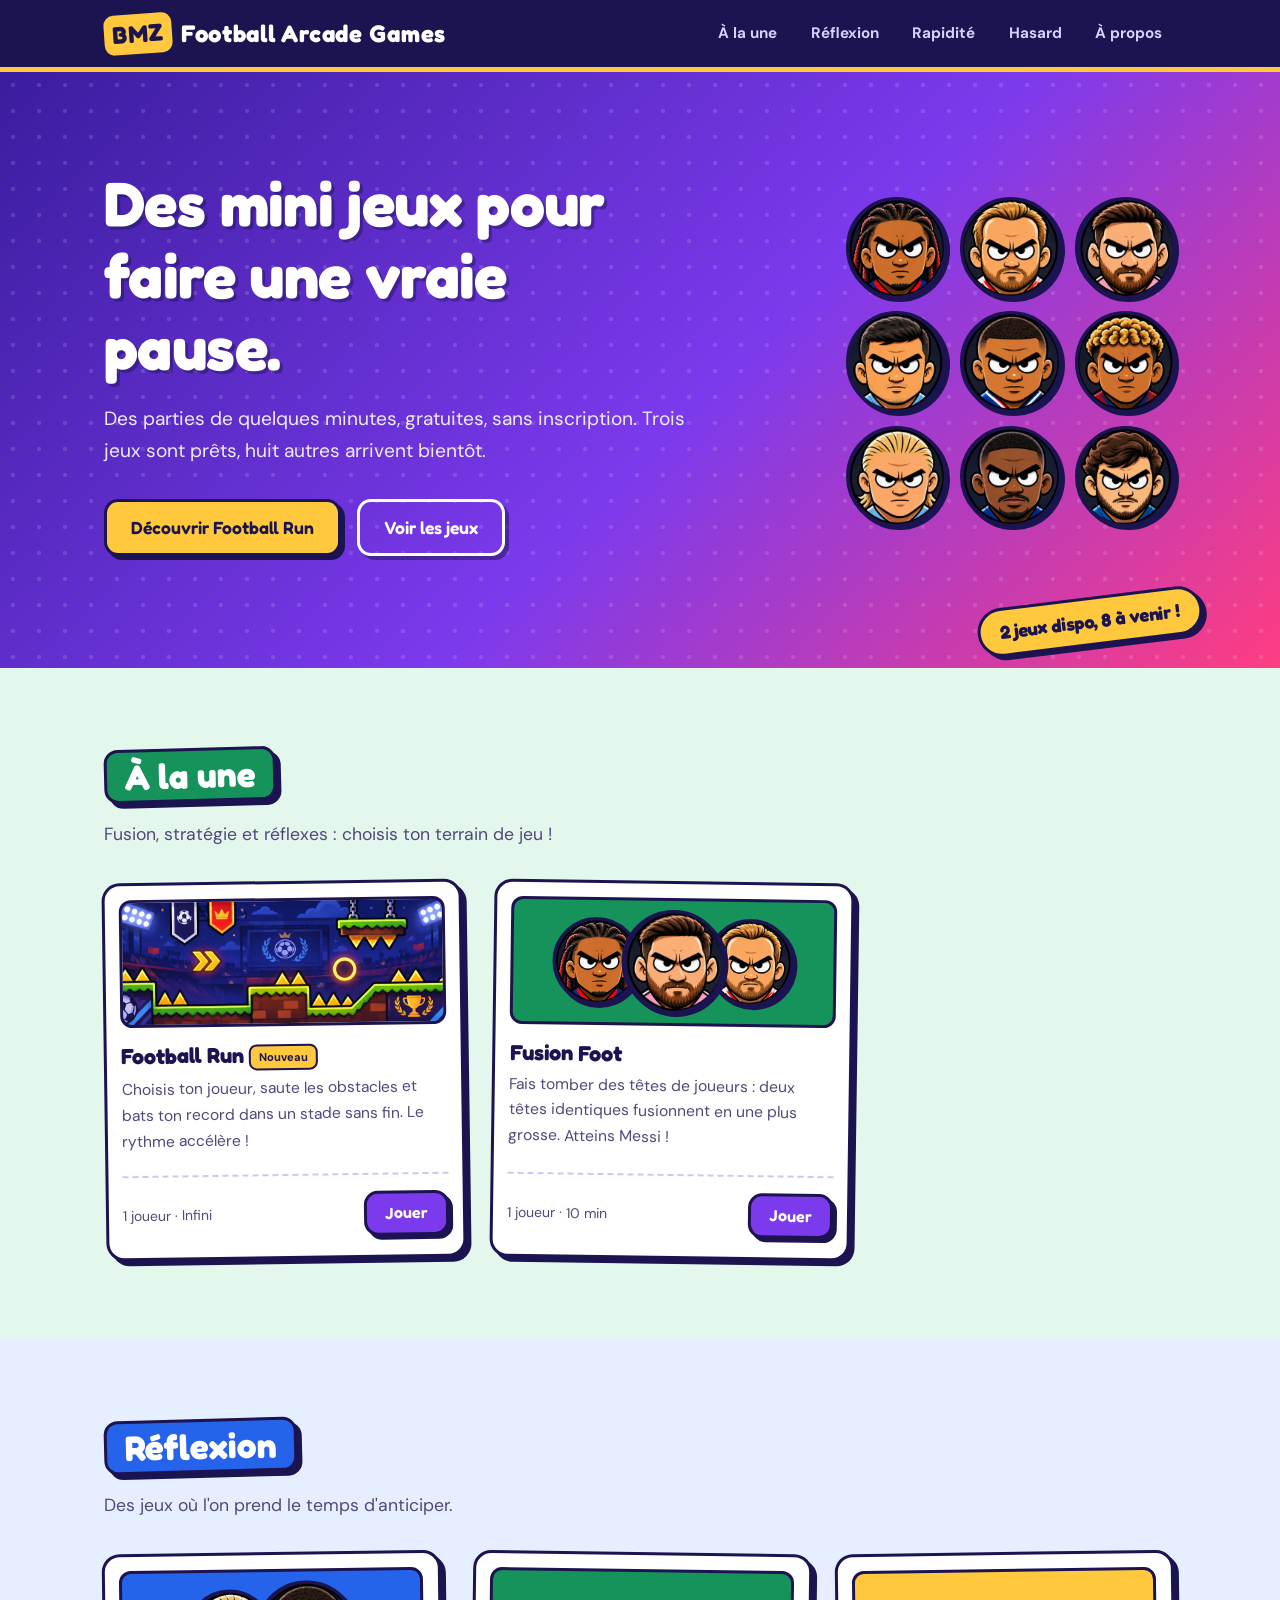
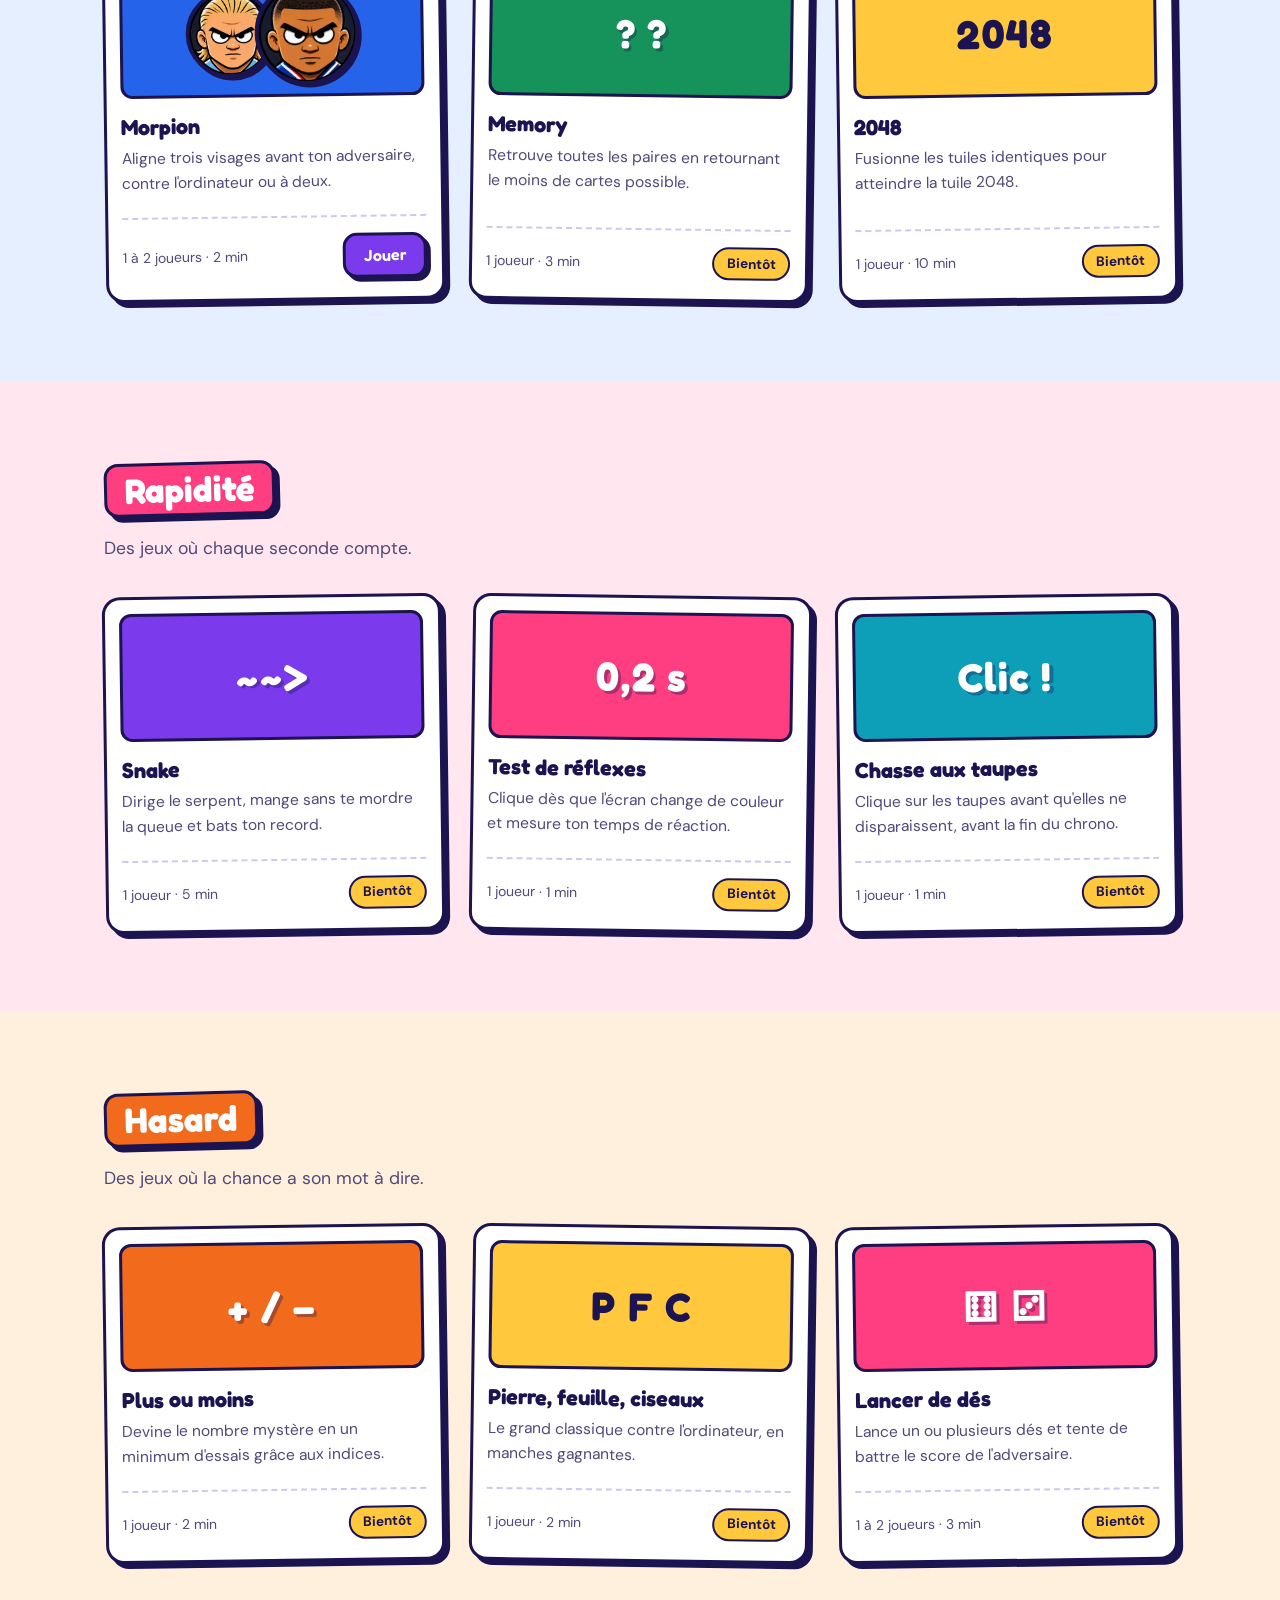
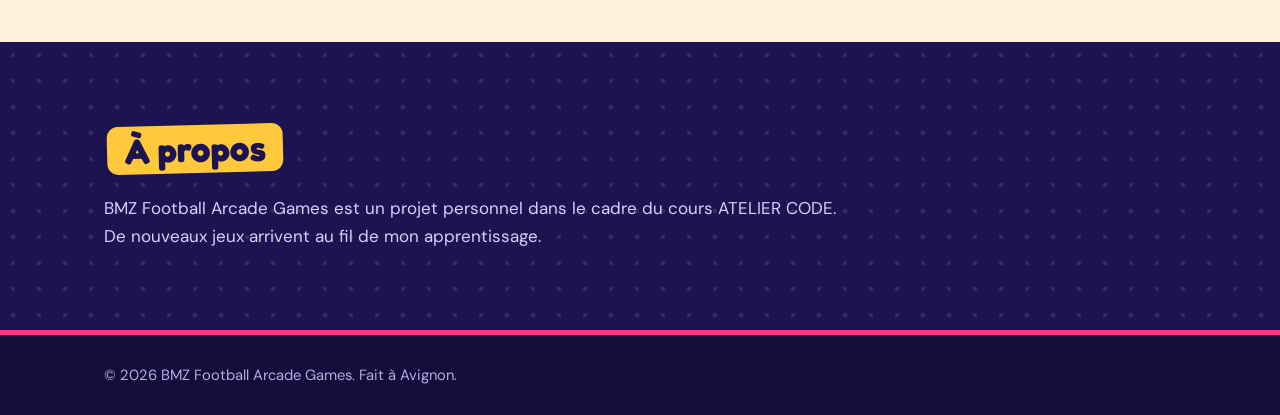
<file: index.html>
<!-- doctype indique le type du document, et html est la balise qui contient toute la page -->
<!-- lang=fr sert a préciser la langue du document-->
<!doctype html>
<html lang="fr">
  <!-- le bloc head contient les informations de la page et les liens vers les ressources extérieures (sites, autre fichiers etc...), il ne contient pas d'élément visible directement sur la page mais c'est un peu le cerveau de la page (d'où son nom "head" = tête) -->
  <head>
    <meta charset="UTF-8" />
    <meta name="viewport" content="width=device-width, initial-scale=1.0" />
    <title>
      BMZ Football Arcade Games – Mini jeux gratuits dans le navigateur
    </title>
    <meta
      name="description"
      content="BMZ Football Arcade Games : des mini jeux gratuits dans ton navigateur, sans inscription."
    />
    <meta name="theme-color" content="#1b1450" />
    <meta
      property="og:title"
      content="BMZ Football Arcade Games – Mini jeux gratuits"
    />
    <meta
      property="og:description"
      content="Des parties de quelques minutes, gratuites, sans inscription. Essaie Fusion Foot !"
    />
    <meta property="og:image" content="images/messi.png" />
    <link
      rel="icon"
      href="data:image/svg+xml,%3Csvg xmlns='http://www.w3.org/2000/svg' viewBox='0 0 100 100'%3E%3Ctext y='.9em' font-size='90'%3E%E2%9A%BD%3C/text%3E%3C/svg%3E"
    />

    <!-- ici c'est les polices récupérées directement depuis google fonts -->
    <link rel="preconnect" href="https://fonts.googleapis.com" />
    <link rel="preconnect" href="https://fonts.gstatic.com" crossorigin />
    <link
      href="https://fonts.googleapis.com/css2?family=DM+Sans:wght@400;500;700&family=Fredoka:wght@500;600;700&display=swap"
      rel="stylesheet"
    />
    <!-- ici c'est par exemple le lien avec le fichier style.css qui contient tous les paramètres de design de la page -->
    <link rel="stylesheet" href="style.css" />
  </head>
  <!-- le bloc body contient le contenu visible de la page (c'est le corps de la page d'où son nom "body" qui veut dire corps) -->
  <body>
    <a class="lien-evitement" href="#contenu">Aller au contenu</a>
    <!-- le header c'est la barre de navigation située en haut de l'écran, elle contient le logo et les accès aux différentes sections du site -->
    <header class="entete">
      <div class="conteneur entete-interieur">
        <a class="logo" href="index.html"
          ><span class="logo-bloc">BMZ</span> Football Arcade Games</a
        >
        <nav aria-label="Navigation principale">
          <ul class="menu">
            <li><a href="#une">À la une</a></li>
            <li><a href="#reflexion">Réflexion</a></li>
            <li><a href="#rapidite">Rapidité</a></li>
            <li><a href="#hasard">Hasard</a></li>
            <li><a href="#apropos">À propos</a></li>
          </ul>
        </nav>
      </div>
    </header>
    <!-- le main est la zone de contenu principale de la page, c'est là que presque tout se passe-->
    <main id="contenu">
      <!-- ACCUEIL -->
      <!--  les sections c'est des conteneurs qui servent à structurer le contenu de la page-->
      <section class="hero" id="accueil">
        <div class="conteneur hero-grille">
          <div>
            <!-- les div sont des conteneurs plus petits présent dans une section,  ils contiennent des éléments comme par exemple des h1, des p ou des img -->
            <!-- plusieurs fois on retrouve des blocs h1, ils servent à déclarer un titre -->
            <!-- et les <p> sont des paragraphes -->
            <h1>Des mini jeux pour faire une vraie pause.</h1>
            <p class="hero-texte">
              Des parties de quelques minutes, gratuites, sans inscription.
              Trois jeux sont prêts, huit autres arrivent bientôt.
            </p>
            <div class="actions">
              <a class="bouton bouton-jaune" href="football-run.html"
                >Découvrir Football Run</a
              >
              <a class="bouton bouton-contour-clair" href="#reflexion"
                >Voir les jeux</a
              >
            </div>
          </div>

          <!-- ici c'est les 9 visuels de joueurs présents dans la première section -->
          <!-- les img c'est des images  -->
          <div class="mosaique" aria-hidden="true">
            <img src="images/olise.png" alt="" />
            <img src="images/kane.png" alt="" />
            <img src="images/messi.png" alt="" />
            <img src="images/rodri.png" alt="" />
            <img src="images/mbappe.png" alt="" />
            <img src="images/yamal.png" alt="" />
            <img src="images/haaland.png" alt="" />
            <img src="images/dembele.png" alt="" />
            <img src="images/kvaratskhelia.png" alt="" />
          </div>
        </div>
      </section>

      <!--
      POUR ACTIVER UN JEU PLUS TARD :
      remplace <span class="bientot">Bientôt</span>
      par <a class="bouton bouton-violet" href="morpion.html">Jouer</a>
    -->

      <!-- le commentaire précédent a été inclu directement par l'IA dans le code généré, il explique comment relier directement un bouton à un lien vers la nouvelle page contenant le jeu -->

      <!-- À LA UNE -->
      <!-- ici c'est la deuxieme section, nommée À la une, elle contient les jeux ajoutés récemment et les plus populaires -->
      <!-- on y retrouve directement les présentations du jeu avec une image et une courte description, et également le lien qui mène directement au jeu -->
      <section class="section" id="une">
        <div class="conteneur">
          <h2>À la une</h2>
          <p class="intro">
            Fusion, stratégie et réflexes : choisis ton terrain de jeu !
          </p>
          <ul class="jeux jeux-une">
            <li class="jeu">
              <div class="apercu apercu-run" aria-hidden="true"></div>
              <h3>Football Run <span class="nouveau">Nouveau</span></h3>
              <p>
                Choisis ton joueur, saute les obstacles et bats ton record dans
                un stade sans fin. Le rythme accélère !
              </p>
              <div class="jeu-pied">
                <p class="infos">1 joueur · Infini</p>
                <a class="bouton bouton-violet" href="football-run.html"
                  >Jouer</a
                >
              </div>
            </li>
            <li class="jeu">
              <div class="apercu apercu-tetes t-vert" aria-hidden="true">
                <img src="images/olise.png" alt="" />
                <img src="images/messi.png" alt="" />
                <img src="images/kane.png" alt="" />
              </div>
              <h3>Fusion Foot</h3>
              <p>
                Fais tomber des têtes de joueurs : deux têtes identiques
                fusionnent en une plus grosse. Atteins Messi !
              </p>
              <div class="jeu-pied">
                <p class="infos">1 joueur · 10 min</p>
                <a
                  class="bouton bouton-violet"
                  href="fusion.html"
                  aria-label="Jouer à Fusion Foot"
                  >Jouer</a
                >
              </div>
            </li>
          </ul>
        </div>
      </section>
      <!-- RÉFLEXION -->
      <!-- ici c'est encore une autre section, la section "Réflexion" qui contient les jeux de réflexion, pour le moment il y en a un seul disponible. -->
      <section class="section" id="reflexion">
        <div class="conteneur">
          <h2>Réflexion</h2>
          <p class="intro">Des jeux où l'on prend le temps d'anticiper.</p>
          <ul class="jeux">
            <li class="jeu">
              <div class="apercu apercu-tetes t-bleu" aria-hidden="true">
                <img src="images/haaland.png" alt="" />
                <img src="images/mbappe.png" alt="" />
              </div>
              <h3>Morpion</h3>
              <p>
                Aligne trois visages avant ton adversaire, contre l'ordinateur
                ou à deux.
              </p>
              <div class="jeu-pied">
                <p class="infos">1 à 2 joueurs · 2 min</p>
                <a
                  class="bouton bouton-violet"
                  href="morpion.html"
                  aria-label="Jouer au Morpion"
                  >Jouer</a
                >
              </div>
            </li>
            <li class="jeu">
              <div class="apercu t-vert" aria-hidden="true">? ?</div>
              <h3>Memory</h3>
              <p>
                Retrouve toutes les paires en retournant le moins de cartes
                possible.
              </p>
              <div class="jeu-pied">
                <p class="infos">1 joueur · 3 min</p>
                <span class="bientot">Bientôt</span>
              </div>
            </li>
            <li class="jeu">
              <div class="apercu t-ambre" aria-hidden="true">2048</div>
              <h3>2048</h3>
              <p>
                Fusionne les tuiles identiques pour atteindre la tuile 2048.
              </p>
              <div class="jeu-pied">
                <p class="infos">1 joueur · 10 min</p>
                <span class="bientot">Bientôt</span>
              </div>
            </li>
          </ul>
        </div>
      </section>

      <!-- RAPIDITÉ -->
      <!-- la section suivante contient les jeux de rapidité, pour l'instant il n'ya aucun jeu -->
      <section class="section" id="rapidite">
        <div class="conteneur">
          <h2>Rapidité</h2>
          <p class="intro">Des jeux où chaque seconde compte.</p>
          <ul class="jeux">
            <li class="jeu">
              <div class="apercu t-violet" aria-hidden="true">~~&gt;</div>
              <h3>Snake</h3>
              <p>
                Dirige le serpent, mange sans te mordre la queue et bats ton
                record.
              </p>
              <div class="jeu-pied">
                <p class="infos">1 joueur · 5 min</p>
                <span class="bientot">Bientôt</span>
              </div>
            </li>
            <li class="jeu">
              <div class="apercu t-corail" aria-hidden="true">0,2 s</div>
              <h3>Test de réflexes</h3>
              <p>
                Clique dès que l'écran change de couleur et mesure ton temps de
                réaction.
              </p>
              <div class="jeu-pied">
                <p class="infos">1 joueur · 1 min</p>
                <span class="bientot">Bientôt</span>
              </div>
            </li>
            <li class="jeu">
              <div class="apercu t-cyan" aria-hidden="true">Clic !</div>
              <h3>Chasse aux taupes</h3>
              <p>
                Clique sur les taupes avant qu'elles ne disparaissent, avant la
                fin du chrono.
              </p>
              <div class="jeu-pied">
                <p class="infos">1 joueur · 1 min</p>
                <span class="bientot">Bientôt</span>
              </div>
            </li>
          </ul>
        </div>
      </section>

      <!--  cette section contient les jeux de hasard, bon il n'y en a aucun la non plus -->
      <!-- HASARD -->
      <section class="section" id="hasard">
        <div class="conteneur">
          <h2>Hasard</h2>
          <p class="intro">Des jeux où la chance a son mot à dire.</p>
          <ul class="jeux">
            <li class="jeu">
              <div class="apercu t-orange" aria-hidden="true">+ / −</div>
              <h3>Plus ou moins</h3>
              <p>
                Devine le nombre mystère en un minimum d'essais grâce aux
                indices.
              </p>
              <div class="jeu-pied">
                <p class="infos">1 joueur · 2 min</p>
                <span class="bientot">Bientôt</span>
              </div>
            </li>
            <li class="jeu">
              <div class="apercu t-ambre" aria-hidden="true">P F C</div>
              <h3>Pierre, feuille, ciseaux</h3>
              <p>
                Le grand classique contre l'ordinateur, en manches gagnantes.
              </p>
              <div class="jeu-pied">
                <p class="infos">1 joueur · 2 min</p>
                <span class="bientot">Bientôt</span>
              </div>
            </li>
            <li class="jeu">
              <div class="apercu t-corail" aria-hidden="true">⚅ ⚂</div>
              <h3>Lancer de dés</h3>
              <p>
                Lance un ou plusieurs dés et tente de battre le score de
                l'adversaire.
              </p>
              <div class="jeu-pied">
                <p class="infos">1 à 2 joueurs · 3 min</p>
                <span class="bientot">Bientôt</span>
              </div>
            </li>
          </ul>
        </div>
      </section>

      <!-- la section A propos contient quelques informations sur le projet -->
      <!-- À PROPOS -->
      <section class="section section-sombre" id="apropos">
        <div class="conteneur apropos">
          <h2>À propos</h2>
          <p>
            BMZ Football Arcade Games est un projet personnel dans le cadre du
            cours ATELIER CODE. De nouveaux jeux arrivent au fil de mon
            apprentissage.
          </p>
        </div>
      </section>
    </main>

    <!-- le footer c'est le pied de la page, la barre inférieure, elle contient les informations de copyright -->
    <footer class="pied">
      <div class="conteneur">
        <p>© 2026 BMZ Football Arcade Games. Fait à Avignon.</p>
      </div>
    </footer>
  </body>
</html>
</file>
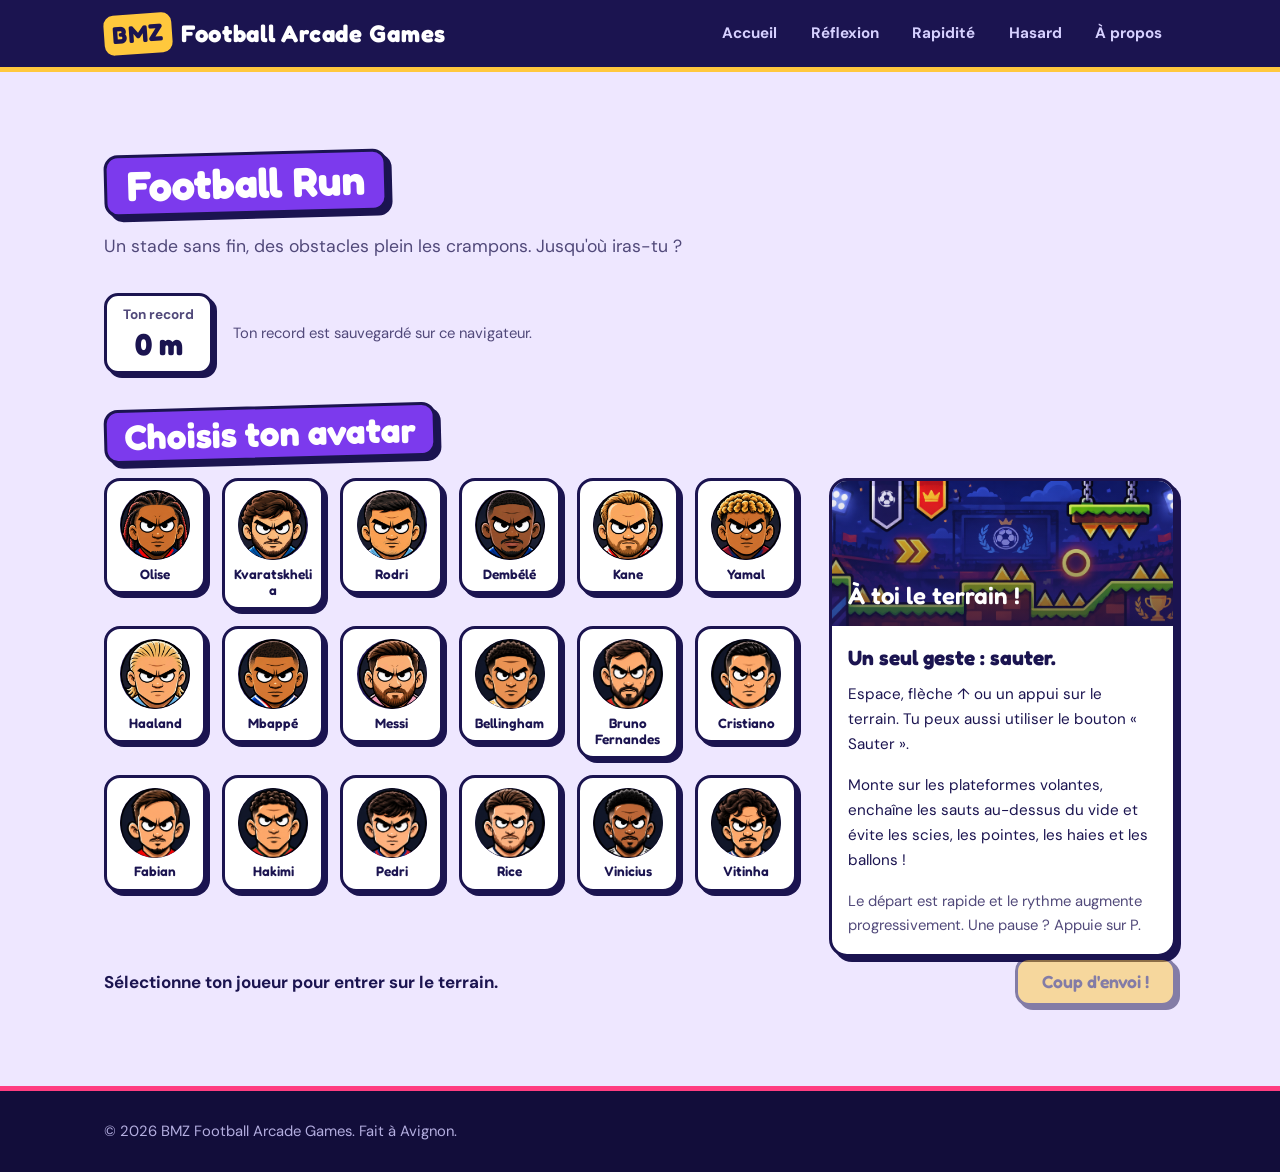
<file: football-run.html>
<!doctype html>
<html lang="fr">
  <head>
    <meta charset="UTF-8" />
    <meta name="viewport" content="width=device-width, initial-scale=1.0" />
    <title>Football Run – BMZ Football Arcade Games</title>
    <meta
      name="description"
      content="Football Run : saute les obstacles, traverse les stades et bats ton record de distance."
    />
    <meta name="theme-color" content="#1b1450" />
    <meta
      property="og:title"
      content="Football Run – BMZ Football Arcade Games"
    />
    <meta
      property="og:description"
      content="Choisis ton joueur et lance-toi dans une course de foot sans fin !"
    />
    <meta property="og:image" content="images/messi.png" />
    <link
      rel="icon"
      href="data:image/svg+xml,%3Csvg xmlns='http://www.w3.org/2000/svg' viewBox='0 0 100 100'%3E%3Ctext y='.9em' font-size='90'%3E%E2%9A%BD%3C/text%3E%3C/svg%3E"
    />

    <link rel="preconnect" href="https://fonts.googleapis.com" />
    <link rel="preconnect" href="https://fonts.gstatic.com" crossorigin />
    <link
      href="https://fonts.googleapis.com/css2?family=DM+Sans:wght@400;500;700&family=Fredoka:wght@500;600;700&display=swap"
      rel="stylesheet"
    />

    <link rel="stylesheet" href="style.css" />
    <script src="avatars.js" defer></script>
    <script src="football-run-core.js" defer></script>
    <script src="football-run.js" defer></script>
  </head>
  <body>
    <a class="lien-evitement" href="#contenu">Aller au contenu</a>

    <header class="entete">
      <div class="conteneur entete-interieur">
        <a class="logo" href="index.html"
          ><span class="logo-bloc">BMZ</span> Football Arcade Games</a
        >
        <nav aria-label="Navigation principale">
          <ul class="menu">
            <li><a href="index.html">Accueil</a></li>
            <li><a href="index.html#reflexion">Réflexion</a></li>
            <li><a href="index.html#rapidite">Rapidité</a></li>
            <li><a href="index.html#hasard">Hasard</a></li>
            <li><a href="index.html#apropos">À propos</a></li>
          </ul>
        </nav>
      </div>
    </header>

    <main id="contenu">
      <section class="section page-jeu page-run">
        <div class="conteneur">
          <h1 class="titre-jeu">Football Run</h1>
          <p class="intro">
            Un stade sans fin, des obstacles plein les crampons. Jusqu'où
            iras-tu ?
          </p>
          <noscript
            ><p class="erreur">
              Ce jeu a besoin de JavaScript pour fonctionner.
            </p></noscript
          >
          <div class="run-topline">
            <div class="tableau">
              <p class="etiquette">Ton record</p>
              <p class="gros" id="record">0 m</p>
            </div>
            <p class="aide" id="save-note">
              Ton record est sauvegardé sur ce navigateur.
            </p>
          </div>
          <div id="selection" class="etape">
            <h2 class="titre-etape">Choisis ton avatar</h2>
            <div class="run-choice">
              <div><ul id="run-avatars" class="avatars"></ul></div>
              <aside class="run-instructions">
                <div class="run-poster" aria-hidden="true">
                  <span>À toi le terrain !</span>
                </div>
                <h3 class="petit-titre">Un seul geste : sauter.</h3>
                <p>
                  Espace, flèche ↑ ou un appui sur le terrain. Tu peux aussi
                  utiliser le bouton « Sauter ».
                </p>
                <p>
                  Monte sur les plateformes volantes, enchaîne les sauts
                  au-dessus du vide et évite les scies, les pointes, les haies
                  et les ballons !
                </p>
                <p class="aide">
                  Le départ est rapide et le rythme augmente progressivement.
                  Une pause ? Appuie sur P.
                </p>
              </aside>
            </div>
            <div class="run-start">
              <p id="selection-label" role="status">
                Sélectionne ton joueur pour entrer sur le terrain.
              </p>
              <button id="start" class="bouton bouton-jaune" disabled>
                Coup d'envoi !
              </button>
            </div>
          </div>
          <div id="game" class="etape" hidden>
            <div class="run-toolbar">
              <p class="statut">
                <img id="player-img" alt="" width="44" height="44" /><span
                  id="player-name"
                ></span>
              </p>
              <div class="tableau">
                <p class="etiquette">Distance parcourue</p>
                <p class="gros" id="distance">0 m</p>
              </div>
              <button id="pause" class="bouton bouton-blanc">Pause</button>
            </div>
            <div class="run-stage">
              <div
                id="record-toast"
                class="run-record-toast"
                role="status"
                aria-live="polite"
                hidden
              ></div>
              <canvas
                id="run-canvas"
                width="1100"
                height="500"
                tabindex="0"
                aria-label="Terrain de Football Run. Espace ou flèche haut pour sauter, P pour mettre en pause."
              ></canvas>
              <div id="overlay" class="run-overlay" hidden>
                <div class="run-dialog">
                  <p id="end-kicker" class="bientot">Fin de la partie</p>
                  <h2 id="end-title" tabindex="-1">Tu as perdu !</h2>
                  <p id="end-score"></p>
                  <div class="boutons-jeu">
                    <button id="retry" class="bouton bouton-jaune">
                      Recommencer</button
                    ><button id="resume" class="bouton bouton-jaune" hidden>
                      Reprendre</button
                    ><button id="change" class="bouton bouton-blanc">
                      Changer d'avatar</button
                    ><a class="bouton bouton-violet" href="index.html"
                      >Retour à l'accueil</a
                    >
                  </div>
                </div>
              </div>
            </div>
            <div class="run-controls">
              <p class="aide">
                Espace / ↑ / toucher : sauter · P : pause<br />Monte sur les
                plateformes vertes : il n’y a pas de sol en dessous ! Évite les
                scies et les obstacles.
              </p>
              <button id="jump" class="bouton bouton-jaune">Sauter ↑</button>
            </div>
          </div>
        </div>
      </section>
    </main>
    <footer class="pied">
      <div class="conteneur">
        <p>© 2026 BMZ Football Arcade Games. Fait à Avignon.</p>
      </div>
    </footer>
  </body>
</html>
</file>
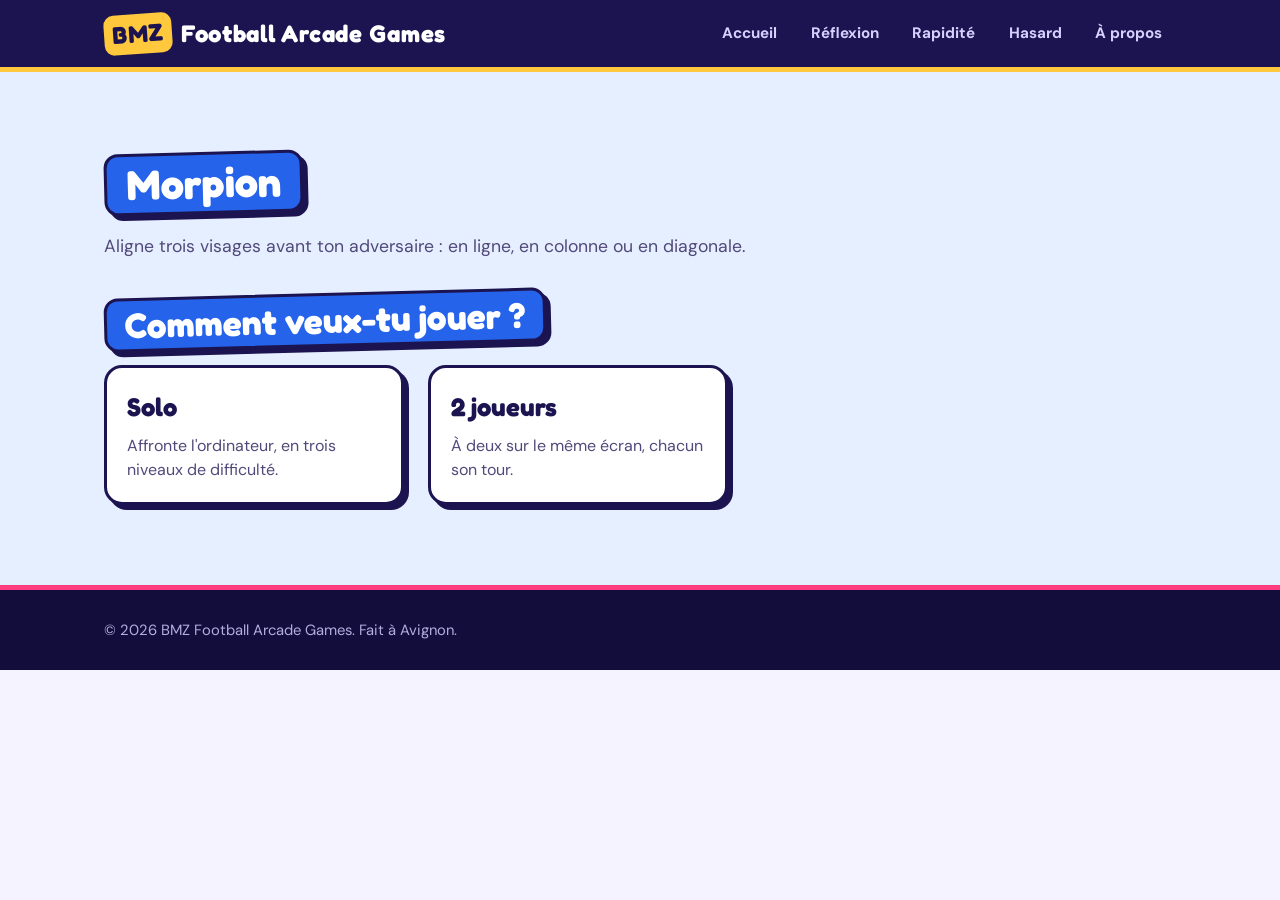
<file: morpion.html>
<!DOCTYPE html>
<html lang="fr">
<head>
  <meta charset="UTF-8">
  <meta name="viewport" content="width=device-width, initial-scale=1.0">
  <title>Morpion – BMZ Football Arcade Games</title>
  <meta name="description" content="Morpion : joue seul contre l'IA ou à deux, avec le visage de ton joueur préféré à la place de la croix et du rond.">
  <meta name="theme-color" content="#1b1450">
  <meta property="og:title" content="Morpion – BMZ Football Arcade Games">
  <meta property="og:description" content="Aligne trois visages avant ton adversaire, seul contre l'IA ou à deux.">
  <meta property="og:image" content="images/messi.png">
  <link rel="icon" href="data:image/svg+xml,%3Csvg xmlns='http://www.w3.org/2000/svg' viewBox='0 0 100 100'%3E%3Ctext y='.9em' font-size='90'%3E%E2%9A%BD%3C/text%3E%3C/svg%3E">

  <link rel="preconnect" href="https://fonts.googleapis.com">
  <link rel="preconnect" href="https://fonts.gstatic.com" crossorigin>
  <link href="https://fonts.googleapis.com/css2?family=DM+Sans:wght@400;500;700&family=Fredoka:wght@500;600;700&display=swap" rel="stylesheet">

  <link rel="stylesheet" href="style.css">
  <script src="avatars.js" defer></script>
  <script src="morpion.js" defer></script>
</head>
<body>
  <a class="lien-evitement" href="#contenu">Aller au contenu</a>

  <header class="entete">
    <div class="conteneur entete-interieur">
      <a class="logo" href="index.html"><span class="logo-bloc">BMZ</span> Football Arcade Games</a>
      <nav aria-label="Navigation principale">
        <ul class="menu">
          <li><a href="index.html">Accueil</a></li>
          <li><a href="index.html#reflexion">Réflexion</a></li>
          <li><a href="index.html#rapidite">Rapidité</a></li>
          <li><a href="index.html#hasard">Hasard</a></li>
          <li><a href="index.html#apropos">À propos</a></li>
        </ul>
      </nav>
    </div>
  </header>

  <main id="contenu">
    <section class="section page-jeu page-morpion">
      <div class="conteneur">
        <h1 class="titre-jeu">Morpion</h1>
        <p class="intro">Aligne trois visages avant ton adversaire : en ligne, en colonne ou en diagonale.</p>

        <noscript><p class="erreur">Ce jeu a besoin de JavaScript pour fonctionner.</p></noscript>

        <!-- ÉTAPE 1 : le mode de jeu -->
        <div id="etape-mode" class="etape">
          <h2 class="titre-etape" tabindex="-1" data-titre>Comment veux-tu jouer ?</h2>
          <div class="choix-mode">
            <button class="carte-mode" type="button" data-mode="solo">
              <span class="carte-titre">Solo</span>
              <span>Affronte l'ordinateur, en trois niveaux de difficulté.</span>
            </button>
            <button class="carte-mode" type="button" data-mode="duo">
              <span class="carte-titre">2 joueurs</span>
              <span>À deux sur le même écran, chacun son tour.</span>
            </button>
          </div>
        </div>

        <!-- ÉTAPE 2 : le choix de l'avatar -->
        <div id="etape-avatar" class="etape" hidden>
          <h2 id="titre-avatar" class="titre-etape" tabindex="-1" data-titre></h2>

          <fieldset id="niveau" class="niveau" hidden>
            <legend>Difficulté de l'IA</legend>
            <button class="puce" type="button" data-niveau="facile" aria-pressed="false">Facile</button>
            <button class="puce" type="button" data-niveau="moyen" aria-pressed="true">Moyen</button>
            <button class="puce" type="button" data-niveau="imbattable" aria-pressed="false">Imbattable</button>
          </fieldset>

          <ul id="avatars" class="avatars"></ul>
          <button id="btn-retour" class="bouton bouton-blanc" type="button">Retour</button>
        </div>

        <!-- ÉTAPE 3 : la partie -->
        <div id="etape-jeu" class="etape" hidden>
          <p id="statut" class="statut" role="status" aria-live="polite" tabindex="-1" data-titre>
            <img id="statut-img" alt="" width="44" height="44" hidden>
            <span id="statut-texte"></span>
          </p>

          <div class="morpion-zone">
            <div id="plateau" class="plateau" role="group" aria-label="Plateau du morpion"></div>

            <aside class="jeu-cote">
              <div class="tableaux">
                <div class="tableau score-joueur" id="score-0">
                  <img alt="" width="44" height="44">
                  <p class="etiquette"></p>
                  <p class="gros">0</p>
                </div>
                <div class="tableau">
                  <p class="etiquette">Nuls</p>
                  <p class="gros" id="pts-nul">0</p>
                </div>
                <div class="tableau score-joueur" id="score-1">
                  <img alt="" width="44" height="44">
                  <p class="etiquette"></p>
                  <p class="gros">0</p>
                </div>
              </div>

              <div class="boutons-jeu">
                <button id="btn-rejouer" class="bouton bouton-jaune" type="button">Manche suivante</button>
                <button id="btn-changer" class="bouton bouton-blanc" type="button">Changer de joueurs</button>
              </div>

              <p class="aide">Clique sur une case, ou navigue avec la touche Tab puis valide avec Entrée. Le premier à jouer change à chaque manche.</p>
            </aside>
          </div>
        </div>
      </div>
    </section>
  </main>

  <footer class="pied">
    <div class="conteneur">
      <p>© 2026 BMZ Football Arcade Games. Fait à Avignon.</p>
    </div>
  </footer>
</body>
</html>
</file>
<file: style.css>
/* ===== on peut change les couleurs ici ===== */
:root {
  --encre: #1b1450;
  --encre-douce: #51497a;
  --fond: #f5f3ff;
  --rose: #ff3d81;
  --jaune: #ffc83d;
  --violet: #7c3aed;
  --bleu: #2563eb;
  --vert: #15935b;
  --cyan: #0e9fb8;
  --orange: #f26a1b;

  /* ici on appliqué le style "autocollant" avec contour épais + ombre pleine */
  --bord: 3px solid var(--encre);
  --ombre: 5px 5px 0 var(--encre);

  --police-titre: "Fredoka", "Segoe UI", Arial, sans-serif;
  --police-texte: "DM Sans", "Segoe UI", Arial, sans-serif;
  --largeur: 1120px;
}

/* ===== BASE ===== */
*,
*::before,
*::after {
  box-sizing: border-box;
}
html {
  scroll-behavior: smooth;
  scroll-padding-top: 5rem;
}

body {
  margin: 0;
  font-family: var(--police-texte);
  font-size: 1.0625rem;
  line-height: 1.65;
  color: var(--encre);
  background-color: var(--fond);
}

h1,
h2,
h3 {
  font-family: var(--police-titre);
  font-weight: 700;
  line-height: 1.15;
  margin: 0;
}
p {
  margin: 0 0 1rem;
  max-width: 62ch;
}
ul {
  margin: 0;
  padding: 0;
  list-style: none;
}
a {
  color: inherit;
}
:focus-visible {
  outline: 3px solid var(--rose);
  outline-offset: 3px;
}

.conteneur {
  width: 100%;
  max-width: var(--largeur);
  margin: 0 auto;
  padding: 0 1.5rem;
}

.lien-evitement {
  position: absolute;
  left: 1rem;
  top: -4rem;
  z-index: 100;
  background: var(--rose);
  color: #fff;
  padding: 0.6rem 1rem;
  border-radius: 12px;
}
.lien-evitement:focus {
  top: 1rem;
}

/* ===== EN-TÊTE ===== */
.entete {
  position: sticky;
  top: 0;
  z-index: 50;
  background-color: var(--encre);
  color: #fff;
  border-bottom: 5px solid var(--jaune);
}
.entete-interieur {
  display: flex;
  align-items: center;
  justify-content: space-between;
  gap: 1rem;
  min-height: 4.2rem;
}

.logo {
  font-family: var(--police-titre);
  font-weight: 700;
  font-size: 1.5rem;
  text-decoration: none;
  letter-spacing: 0.03em;
}
.logo-bloc {
  display: inline-block;
  background: var(--jaune);
  color: var(--encre);
  padding: 0 0.55rem;
  border-radius: 10px;
  margin-right: 0.15rem;
  transform: rotate(-4deg);
}

.menu {
  display: flex;
  flex-wrap: wrap;
  gap: 0.25rem 0.4rem;
}
.menu a {
  display: block;
  text-decoration: none;
  font-weight: 700;
  font-size: 0.95rem;
  color: #d6d0ff;
  padding: 0.3rem 0.85rem;
  border-radius: 999px;
  transition:
    background-color 0.15s,
    color 0.15s;
}
.menu a:hover {
  background: var(--jaune);
  color: var(--encre);
}

/* ===== ACCUEIL ===== */
.hero {
  position: relative;
  overflow: hidden;
  color: #fff;
  padding: clamp(3rem, 8vw, 6rem) 0 clamp(4.5rem, 9vw, 7rem);
  background:
    radial-gradient(circle, rgba(255, 255, 255, 0.13) 2px, transparent 2.5px) 0
      0 / 26px 26px,
    linear-gradient(135deg, #3a1d9e, var(--violet) 55%, var(--rose));
}

/* Autocollant décoratif */
.hero::after {
  content: "2 jeux dispo, 8 à venir !";
  position: absolute;
  right: max(1.5rem, 6vw);
  bottom: 1.4rem;
  transform: rotate(-7deg);
  background: var(--jaune);
  color: var(--encre);
  border: var(--bord);
  box-shadow: 4px 4px 0 var(--encre);
  border-radius: 999px;
  padding: 0.4rem 1.2rem;
  font-family: var(--police-titre);
  font-weight: 700;
  font-size: 1.15rem;
}

.hero-grille {
  display: grid;
  grid-template-columns: 1.4fr 1fr;
  gap: clamp(2rem, 6vw, 4rem);
  align-items: center;
}
.hero h1 {
  font-size: clamp(2.2rem, 5.4vw, 3.9rem);
  letter-spacing: -0.01em;
  margin-bottom: 1.25rem;
  text-shadow: 3px 3px 0 rgba(27, 20, 80, 0.45);
}
.hero-texte {
  font-size: 1.2rem;
  color: #efeaff;
  margin-bottom: 2rem;
}
.actions {
  display: flex;
  flex-wrap: wrap;
  gap: 1rem;
}

/* Les visages des joueurs : ils « rebondissent » une fois au chargement */
.mosaique {
  display: grid;
  grid-template-columns: repeat(3, 1fr);
  gap: 0.8rem;
  max-width: 330px;
  width: 100%;
  justify-self: end;
}
.mosaique img {
  display: block;
  width: 100%;
  height: auto;
  aspect-ratio: 1;
  border-radius: 50%;
  background: var(--encre);
  border: var(--bord);
  box-shadow: 3px 3px 0 var(--encre);
  animation: pop 0.5s backwards;
}
.mosaique img:nth-child(3n + 1) {
  animation-delay: 0.05s;
}
.mosaique img:nth-child(3n + 2) {
  animation-delay: 0.2s;
}
.mosaique img:nth-child(3n + 3) {
  animation-delay: 0.35s;
}

@keyframes pop {
  0% {
    transform: scale(0) rotate(-25deg);
  }
  70% {
    transform: scale(1.12) rotate(4deg);
  }
  100% {
    transform: scale(1) rotate(0);
  }
}

/* ===== BOUTONS ===== */
.bouton {
  display: inline-block;
  font-family: var(--police-titre);
  font-weight: 600;
  font-size: 1.1rem;
  text-align: center;
  text-decoration: none;
  padding: 0.7rem 1.5rem;
  border-radius: 14px;
  border: var(--bord);
  box-shadow: 4px 4px 0 var(--encre);
  cursor: pointer;
  transition:
    transform 0.12s,
    box-shadow 0.12s;
}
.bouton:hover {
  transform: translate(-2px, -2px);
  box-shadow: 6px 6px 0 var(--encre);
}
.bouton:active {
  transform: translate(3px, 3px);
  box-shadow: 0 0 0 var(--encre);
}

.bouton-jaune {
  background: var(--jaune);
  color: var(--encre);
}
.bouton-blanc {
  background: #fff;
  color: var(--encre);
}
.bouton-violet {
  background: var(--violet);
  color: #fff;
}
.bouton-contour-clair {
  background: transparent;
  color: #fff;
  border-color: #fff;
  box-shadow: 4px 4px 0 rgba(27, 20, 80, 0.5);
}

/* ===== SECTIONS ===== */
.section {
  --c-section: var(--bleu);
  padding: clamp(3rem, 7vw, 5rem) 0;
}
#reflexion {
  --c-section: var(--bleu);
  background: #e6efff;
}
#rapidite {
  --c-section: var(--rose);
  background: #ffe6ef;
}
#hasard {
  --c-section: var(--orange);
  background: #fff0dd;
}
#apropos {
  --c-section: var(--jaune);
}

.section h2 {
  display: inline-block;
  background: var(--c-section);
  color: #fff;
  font-size: clamp(1.6rem, 3.4vw, 2.2rem);
  padding: 0.25rem 1.1rem;
  border: var(--bord);
  border-radius: 14px;
  box-shadow: var(--ombre);
  transform: rotate(-1.5deg);
  margin-bottom: 1.1rem;
}
#apropos h2 {
  color: var(--encre);
}
.intro {
  color: var(--encre-douce);
  font-size: 1.1rem;
  margin-bottom: 2rem;
}

/* ===== CARTES DE JEUX ===== */
.jeux {
  display: grid;
  grid-template-columns: repeat(3, 1fr);
  gap: 1.75rem;
}

.jeu {
  display: flex;
  flex-direction: column;
  background: #fff;
  border: var(--bord);
  border-radius: 18px;
  box-shadow: var(--ombre);
  padding: 0.9rem 0.9rem 1.2rem;
  transition:
    transform 0.15s,
    box-shadow 0.15s;
}
.jeu:nth-child(odd) {
  transform: rotate(-0.8deg);
}
.jeu:nth-child(even) {
  transform: rotate(0.8deg);
}
.jeu:hover {
  transform: translate(-3px, -5px) rotate(0);
  box-shadow: 8px 9px 0 var(--encre);
}

.apercu {
  display: flex;
  align-items: center;
  justify-content: center;
  height: 8rem;
  margin-bottom: 1rem;
  border: var(--bord);
  border-radius: 12px;
  color: #fff;
  font-family: var(--police-titre);
  font-weight: 700;
  font-size: 2.5rem;
  letter-spacing: 0.04em;
  text-shadow: 3px 3px 0 rgba(27, 20, 80, 0.35);
}
.apercu-tetes {
  gap: 0;
}
.apercu-tetes img {
  width: 5.5rem;
  height: 5.5rem;
  border-radius: 50%;
  border: var(--bord);
  background: var(--encre);
  margin: 0 -0.6rem;
  box-shadow: 3px 3px 0 var(--encre);
}
.apercu-tetes img:nth-child(2) {
  width: 6.5rem;
  height: 6.5rem;
  z-index: 1;
}
.t-bleu {
  background: var(--bleu);
}
.t-vert {
  background: var(--vert);
}
.t-ambre {
  background: var(--jaune);
  color: var(--encre);
  text-shadow: none;
}
.t-violet {
  background: var(--violet);
}
.t-corail {
  background: var(--rose);
}
.t-cyan {
  background: var(--cyan);
}
.t-orange {
  background: var(--orange);
}

.jeu h3 {
  font-size: 1.35rem;
  margin-bottom: 0.4rem;
}
.jeu > p {
  color: var(--encre-douce);
  font-size: 0.975rem;
  margin-bottom: 1.25rem;
}
.jeu-pied {
  display: flex;
  align-items: center;
  justify-content: space-between;
  gap: 1rem;
  margin-top: auto;
  padding-top: 1rem;
  border-top: 2px dashed #cfc8ee;
}
.infos {
  margin: 0;
  font-size: 0.875rem;
  color: var(--encre-douce);
}
.bientot {
  font-size: 0.85rem;
  font-weight: 700;
  padding: 0.2rem 0.8rem;
  border-radius: 999px;
  background: var(--jaune);
  color: var(--encre);
  border: 2px solid var(--encre);
  white-space: nowrap;
}
.jeu-pied .bouton {
  padding: 0.4rem 1.1rem;
  font-size: 1rem;
}

/* ===== À PROPOS ET PIED DE PAGE ===== */
.section-sombre {
  color: #fff;
  background:
    radial-gradient(circle, rgba(255, 255, 255, 0.1) 2px, transparent 2.5px) 0
      0 / 26px 26px,
    var(--encre);
}
.apropos p {
  color: #d6d0ff;
  margin-bottom: 0;
}

.pied {
  padding: 1.75rem 0;
  font-size: 0.925rem;
  background: #120d3a;
  color: #b4aee0;
  border-top: 5px solid var(--rose);
}
.pied p {
  margin: 0;
}

/* ===== TABLETTE ET MOBILE ===== */
@media (max-width: 900px) {
  .jeux {
    grid-template-columns: repeat(2, 1fr);
  }
}
@media (max-width: 760px) {
  .hero-grille {
    grid-template-columns: 1fr;
  }
  .mosaique {
    justify-self: start;
    max-width: 240px;
  }
}
@media (max-width: 560px) {
  .jeux {
    grid-template-columns: 1fr;
  }
  .hero::after {
    display: none;
  }
  .entete-interieur {
    flex-direction: column;
    align-items: flex-start;
    padding-top: 0.6rem;
    padding-bottom: 0.6rem;
    gap: 0.25rem;
  }
}

/* Respect des personnes sensibles aux animations */
@media (prefers-reduced-motion: reduce) {
  html {
    scroll-behavior: auto;
  }
  * {
    transition: none !important;
    animation: none !important;
  }
}

/* ===== À LA UNE ===== */
#une {
  --c-section: var(--vert);
  background: #e3f7ec;
}
.jeux-une {
  grid-template-columns: minmax(0, 360px);
}

/* ===== PAGE DU JEU ===== */
.page-jeu {
  --c-section: var(--vert);
  background: #e3f7ec;
}

.titre-jeu {
  display: inline-block;
  background: var(--vert);
  color: #fff;
  font-size: clamp(1.8rem, 4vw, 2.6rem);
  padding: 0.25rem 1.2rem;
  border: var(--bord);
  border-radius: 14px;
  box-shadow: var(--ombre);
  transform: rotate(-1.5deg);
  margin-bottom: 1.1rem;
}

.jeu-zone {
  display: grid;
  grid-template-columns: minmax(0, 400px) 1fr;
  gap: 2rem;
  align-items: start;
}

#jeu {
  display: block;
  width: 100%;
  max-width: 400px;
  height: auto;
  aspect-ratio: 400 / 620;
  touch-action: none;
  cursor: pointer;
  background: #e3f7ec;
  border: var(--bord);
  border-radius: 18px;
  box-shadow: var(--ombre);
}

.jeu-cote {
  display: grid;
  gap: 1.25rem;
  justify-items: start;
  max-width: 460px;
}
.tableaux {
  display: flex;
  flex-wrap: wrap;
  gap: 1rem;
}

.tableau {
  background: #fff;
  border: var(--bord);
  border-radius: 14px;
  box-shadow: 4px 4px 0 var(--encre);
  padding: 0.5rem 1rem;
  min-width: 105px;
  text-align: center;
}
.tableau p {
  margin: 0;
}
.etiquette {
  font-size: 0.85rem;
  font-weight: 700;
  color: var(--encre-douce);
}
.gros {
  font-family: var(--police-titre);
  font-weight: 700;
  font-size: 1.9rem;
  line-height: 1.2;
}
#suivant {
  display: block;
  width: 56px;
  height: 56px;
  margin: 0 auto;
}
.boutons-jeu {
  display: flex;
  flex-wrap: wrap;
  gap: 0.8rem;
}
.boutons-jeu .bouton {
  padding: 0.5rem 1.1rem;
  font-size: 1rem;
}
.erreur {
  background: #fff;
  color: var(--encre);
  border: var(--bord);
  border-left: 10px solid var(--rose);
  border-radius: 12px;
  padding: 0.8rem 1rem;
  margin-bottom: 1.5rem;
}

.petit-titre {
  font-size: 1.3rem;
  margin: 0.5rem 0 -0.5rem;
}
.evolution {
  display: flex;
  flex-wrap: wrap;
  gap: 0.4rem;
}
.evolution img {
  display: block;
  width: 44px;
  height: 44px;
  border-radius: 50%;
  border: 3px solid var(--encre);
  background: var(--encre);
}
.aide {
  font-size: 0.925rem;
  color: var(--encre-douce);
  margin: 0;
}

@media (max-width: 860px) {
  .jeu-zone {
    grid-template-columns: 1fr;
    justify-items: center;
  }
}
/* ===== PETITS PLUS ===== */
.bouton[aria-pressed="true"].bouton-blanc {
  background: #e9e3ff;
}
.bientot {
  cursor: default;
}
@media (max-width: 560px) {
  .menu a {
    padding: 0.3rem 0.6rem;
    font-size: 0.9rem;
  }
  .tableau {
    min-width: 90px;
  }
}

/* ===== MORPION ===== */
.page-morpion {
  --c-section: var(--bleu);
  background: #e6efff;
}
.page-morpion .titre-jeu {
  background: var(--bleu);
}

.titre-etape {
  font-size: clamp(1.4rem, 3vw, 1.8rem);
  margin-bottom: 1.25rem;
}
.titre-etape:focus,
.statut:focus {
  outline: none;
}

/* Choix du mode */
.choix-mode {
  display: grid;
  grid-template-columns: repeat(2, minmax(0, 300px));
  gap: 1.5rem;
}
.carte-mode {
  display: flex;
  flex-direction: column;
  gap: 0.5rem;
  text-align: left;
  font-family: var(--police-texte);
  font-size: 1rem;
  line-height: 1.5;
  color: var(--encre-douce);
  background: #fff;
  border: var(--bord);
  border-radius: 18px;
  box-shadow: var(--ombre);
  padding: 1.25rem;
  cursor: pointer;
  transition:
    transform 0.12s,
    box-shadow 0.12s;
}
.carte-mode:hover {
  transform: translate(-2px, -3px);
  box-shadow: 7px 8px 0 var(--encre);
}
.carte-titre {
  font-family: var(--police-titre);
  font-weight: 700;
  font-size: 1.6rem;
  color: var(--encre);
}

/* Choix de l'avatar */
.niveau {
  display: flex;
  flex-wrap: wrap;
  align-items: center;
  gap: 0.5rem;
  border: 0;
  padding: 0;
  margin: 0 0 1.5rem;
}
.niveau legend {
  float: left;
  font-family: var(--police-titre);
  font-weight: 600;
  margin-right: 0.75rem;
  padding: 0;
}
.puce {
  font-family: var(--police-texte);
  font-size: 0.95rem;
  font-weight: 700;
  color: var(--encre);
  background: #fff;
  border: 2px solid var(--encre);
  border-radius: 999px;
  padding: 0.3rem 1rem;
  cursor: pointer;
}
.puce:hover {
  background: #dfe9ff;
}
.puce[aria-pressed="true"] {
  background: var(--bleu);
  color: #fff;
  box-shadow: 2px 2px 0 var(--encre);
}

.avatars {
  display: grid;
  grid-template-columns: repeat(3, minmax(0, 140px));
  gap: 1rem;
  margin-bottom: 1.75rem;
}
.avatar {
  display: flex;
  flex-direction: column;
  align-items: center;
  gap: 0.35rem;
  width: 100%;
  font-family: var(--police-titre);
  font-weight: 600;
  font-size: 0.95rem;
  color: var(--encre);
  background: #fff;
  border: var(--bord);
  border-radius: 16px;
  box-shadow: 4px 4px 0 var(--encre);
  padding: 0.6rem 0.4rem;
  cursor: pointer;
  transition:
    transform 0.12s,
    box-shadow 0.12s;
}
.avatar img {
  display: block;
  width: 80px;
  height: 80px;
  border-radius: 50%;
  background: var(--encre);
}
.avatar:hover:not(:disabled) {
  transform: translate(-2px, -3px);
  box-shadow: 6px 7px 0 var(--encre);
  background: #fff7da;
}
.avatar:disabled {
  cursor: not-allowed;
  opacity: 0.45;
  box-shadow: none;
}

/* La partie */
.statut {
  display: flex;
  align-items: center;
  gap: 0.75rem;
  min-height: 52px;
  margin: 0 0 1.5rem;
  font-family: var(--police-titre);
  font-weight: 700;
  font-size: clamp(1.3rem, 3vw, 1.7rem);
}
.statut img {
  width: 44px;
  height: 44px;
  border-radius: 50%;
  background: var(--encre);
  border: var(--bord);
}
.statut img[hidden] {
  display: none;
}

.morpion-zone {
  display: grid;
  grid-template-columns: minmax(0, 420px) 1fr;
  gap: 2rem;
  align-items: start;
}

.plateau {
  display: grid;
  grid-template-columns: repeat(3, 1fr);
  gap: 0.6rem;
  width: 100%;
  max-width: 420px;
}
.case {
  aspect-ratio: 1;
  padding: 0.5rem;
  display: flex;
  align-items: center;
  justify-content: center;
  background: #fff;
  border: var(--bord);
  border-radius: 16px;
  box-shadow: 4px 4px 0 var(--encre);
  cursor: pointer;
  transition:
    background-color 0.12s,
    transform 0.12s;
}
.case:hover:not([aria-disabled="true"]) {
  background: #fff7da;
  transform: translate(-2px, -2px);
}
.case[aria-disabled="true"] {
  cursor: default;
}
.case img {
  display: block;
  width: 100%;
  height: 100%;
  border-radius: 50%;
  background: var(--encre);
  border: 4px solid var(--rose);
  animation: pop 0.35s;
}
.case.j1 img {
  border-color: var(--cyan);
}
.plateau.fini .case:not(.gagnante) {
  opacity: 0.55;
}
.case.gagnante {
  background: var(--jaune);
}

/* Tableau des scores : le joueur dont c'est le tour est entouré */
.score-joueur img {
  display: block;
  width: 44px;
  height: 44px;
  margin: 0 auto 0.25rem;
  border-radius: 50%;
  background: var(--encre);
  border: 3px solid var(--rose);
}
#score-1 img {
  border-color: var(--cyan);
}
.score-joueur .etiquette {
  max-width: 9rem;
}
.tableau.actif {
  background: #fff7da;
  box-shadow:
    0 0 0 4px var(--jaune),
    4px 4px 0 4px var(--encre);
}

@media (max-width: 860px) {
  .morpion-zone {
    grid-template-columns: 1fr;
    justify-items: center;
  }
  .jeu-cote {
    justify-items: center;
  }
}
@media (max-width: 560px) {
  .choix-mode {
    grid-template-columns: 1fr;
  }
  .avatars {
    grid-template-columns: repeat(3, 1fr);
    gap: 0.6rem;
  }
  .avatar img {
    width: 100%;
    height: auto;
    max-width: 80px;
  }
  .avatar {
    font-size: 0.8rem;
  }
}

/* Football Run utilise les composants communs aux autres jeux. */
[hidden] {
  display: none !important;
}
.entete .logo {
  font-size: clamp(1.1rem, 2vw, 1.5rem);
}
.apercu-run {
  background: #25216b url("images/football-run-stadium.png") center / cover;
}
.nouveau {
  display: inline-block;
  font: 700 0.7rem var(--police-texte);
  padding: 0.25rem 0.5rem;
  border: 2px solid var(--encre);
  border-radius: 8px;
  background: var(--jaune);
  vertical-align: middle;
}
.jeux-une {
  grid-template-columns: repeat(2, minmax(0, 360px));
}
.page-run {
  --c-section: var(--violet);
  background: #eee7ff;
}
.page-run .titre-jeu {
  background: var(--violet);
}
.run-topline {
  display: flex;
  align-items: center;
  gap: 1.25rem;
  margin-bottom: 2rem;
}
.run-choice {
  display: grid;
  grid-template-columns: minmax(0, 2fr) minmax(240px, 1fr);
  gap: 2rem;
  align-items: start;
}
.page-run .avatars {
  grid-template-columns: repeat(6, minmax(0, 1fr));
}
.page-run .avatar img {
  width: 70px;
  height: 70px;
  max-width: 100%;
  object-fit: contain;
}
.page-run .avatar {
  font-size: 0.85rem;
  overflow-wrap: anywhere;
}
.page-run .avatar[aria-pressed="true"] {
  background: var(--jaune);
  outline: 3px solid var(--violet);
  outline-offset: 3px;
}
.run-instructions {
  background: #fff;
  border: var(--bord);
  box-shadow: var(--ombre);
  border-radius: 18px;
  overflow: hidden;
  padding: 1rem;
  font-size: 0.95rem;
}
.run-instructions h3 {
  margin: 1.25rem 0 0.75rem;
}
.run-poster {
  background:
    linear-gradient(0deg, #1b145099, transparent),
    url("images/football-run-stadium.png") center / cover;
  height: 145px;
  margin: -1rem -1rem 0;
  display: flex;
  align-items: end;
  padding: 1rem;
  color: white;
  font: 600 1.5rem var(--police-titre);
}
.run-start {
  display: flex;
  align-items: center;
  gap: 1rem;
  justify-content: space-between;
}
.run-start p {
  margin: 0;
  font-weight: 700;
}
.bouton:disabled {
  opacity: 0.5;
  cursor: not-allowed;
}
.run-toolbar {
  display: flex;
  align-items: center;
  justify-content: space-between;
  gap: 1rem;
  margin-bottom: 1.5rem;
}
.run-toolbar .statut {
  margin: 0;
}
.run-stage {
  position: relative;
  border: var(--bord);
  border-radius: 18px;
  box-shadow: var(--ombre);
  overflow: hidden;
  background: #18164c;
}
#run-canvas {
  width: 100%;
  height: auto;
  display: block;
  touch-action: none;
  cursor: pointer;
}
.run-overlay {
  position: absolute;
  inset: 0;
  display: grid;
  place-items: center;
  padding: 1rem;
  background: #1b145099;
}
.run-dialog {
  background: var(--fond);
  color: var(--encre);
  border: var(--bord);
  border-radius: 18px;
  box-shadow: var(--ombre);
  padding: 1.5rem;
  text-align: center;
  max-width: 620px;
}
.run-dialog h2 {
  margin: 1rem 0 0.75rem;
  font-size: clamp(1.5rem, 4vw, 2.3rem);
}
.run-dialog p {
  margin-left: auto;
  margin-right: auto;
}
.run-dialog .boutons-jeu {
  justify-content: center;
}
.run-controls {
  display: flex;
  align-items: center;
  justify-content: space-between;
  gap: 1rem;
  margin-top: 1.5rem;
}
#jump {
  min-width: 180px;
  touch-action: manipulation;
}
@media (max-width: 900px) {
  .run-choice {
    grid-template-columns: 1fr;
  }
  .run-instructions {
    display: none;
  }
}
@media (max-width: 560px) {
  .jeux-une {
    grid-template-columns: 1fr;
  }
  .page-run .avatars {
    grid-template-columns: repeat(3, minmax(0, 1fr));
  }
  .run-start,
  .run-controls {
    flex-direction: column;
    align-items: stretch;
  }
  .run-toolbar {
    flex-wrap: wrap;
    gap: 0.75rem;
  }
  .run-toolbar .statut {
    font-size: 1.1rem;
  }
  .run-toolbar .tableau {
    padding: 0.4rem 0.6rem;
  }
  .run-toolbar .gros {
    font-size: 1.4rem;
  }
  .run-toolbar .bouton {
    padding: 0.4rem 0.6rem;
  }
  .run-dialog {
    padding: 0.75rem;
  }
  .run-dialog h2 {
    margin: 0.5rem 0;
  }
  .run-dialog p {
    margin-bottom: 0.5rem;
  }
  .run-dialog .bouton {
    font-size: 0.8rem;
    padding: 0.4rem 0.65rem;
  }
  .run-topline {
    margin-bottom: 1.5rem;
  }
}
.page-run .gros {
  white-space: nowrap;
}
.run-topline .tableau {
  flex-shrink: 0;
}
@media (max-width: 560px) {
  .run-overlay {
    position: relative;
    background: #d6c9ed;
  }
}
.run-record-toast {
  position: absolute;
  z-index: 2;
  top: 18px;
  left: 50%;
  transform: translateX(-50%);
  pointer-events: none;
  white-space: nowrap;
  padding: 0.55rem 1.2rem;
  border: var(--bord);
  border-radius: 999px;
  background: var(--jaune);
  color: var(--encre);
  box-shadow: var(--ombre);
  font: 700 clamp(0.85rem, 2vw, 1.3rem) var(--police-titre);
  animation: record-arrive 0.45s cubic-bezier(0.2, 1.7, 0.5, 1);
}
.run-overlay {
  z-index: 3;
}
@keyframes record-arrive {
  from {
    opacity: 0;
    transform: translate(-50%, -15px) scale(0.7);
  }
  to {
    opacity: 1;
    transform: translate(-50%, 0) scale(1);
  }
}
@media (prefers-reduced-motion: reduce) {
  .run-record-toast {
    animation: none;
  }
}
</file>
